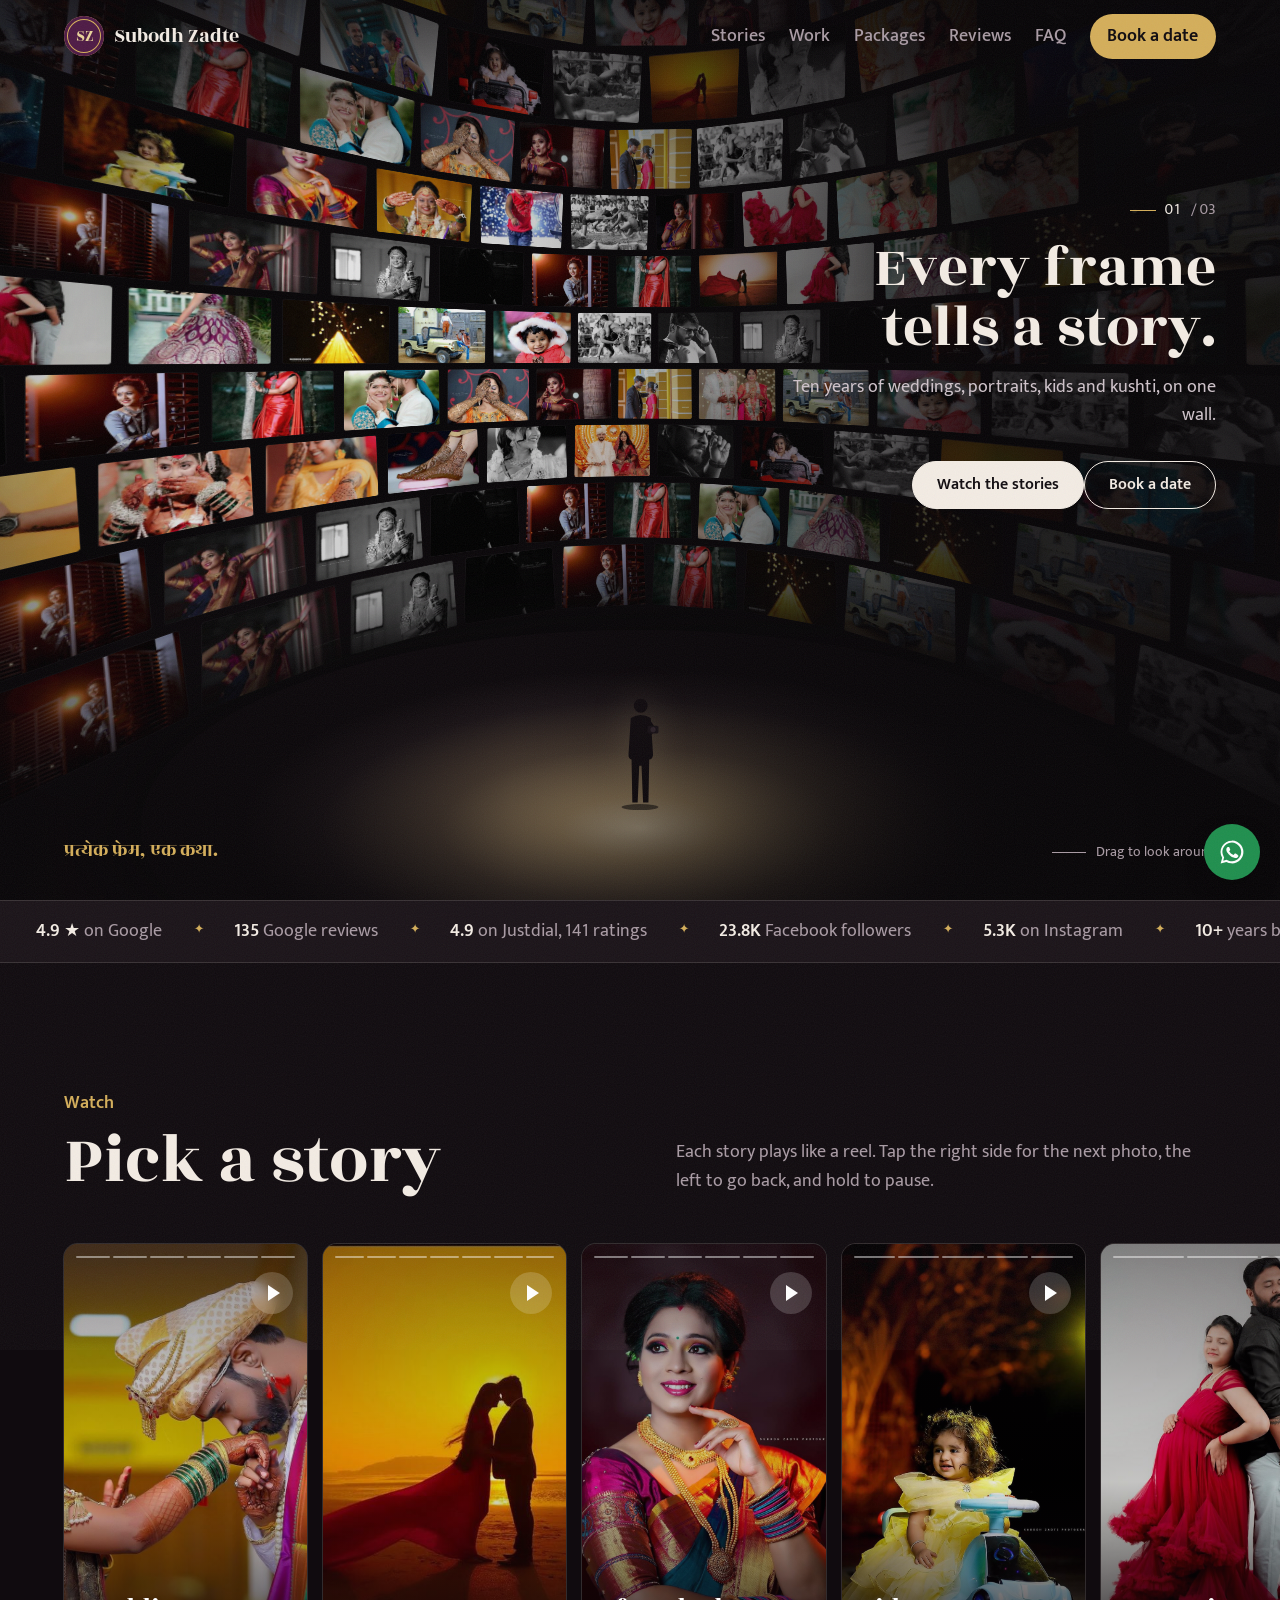
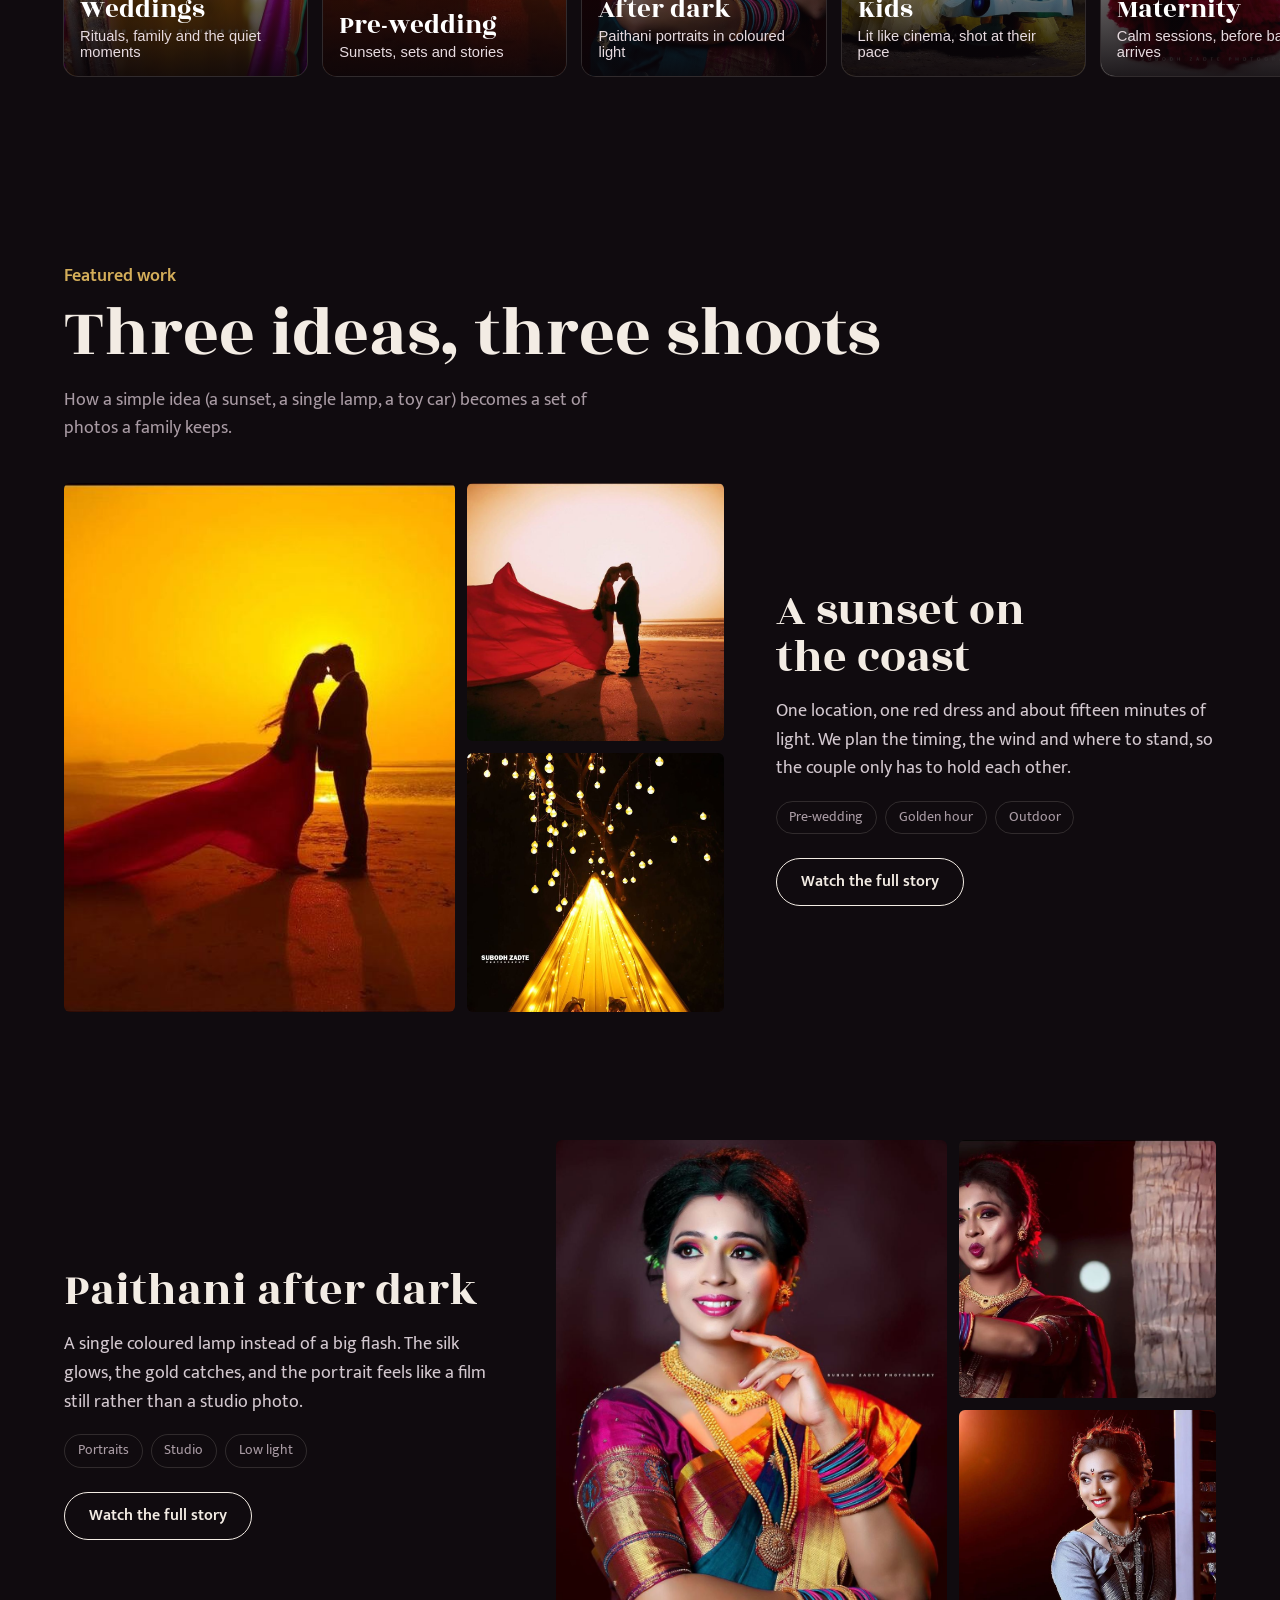
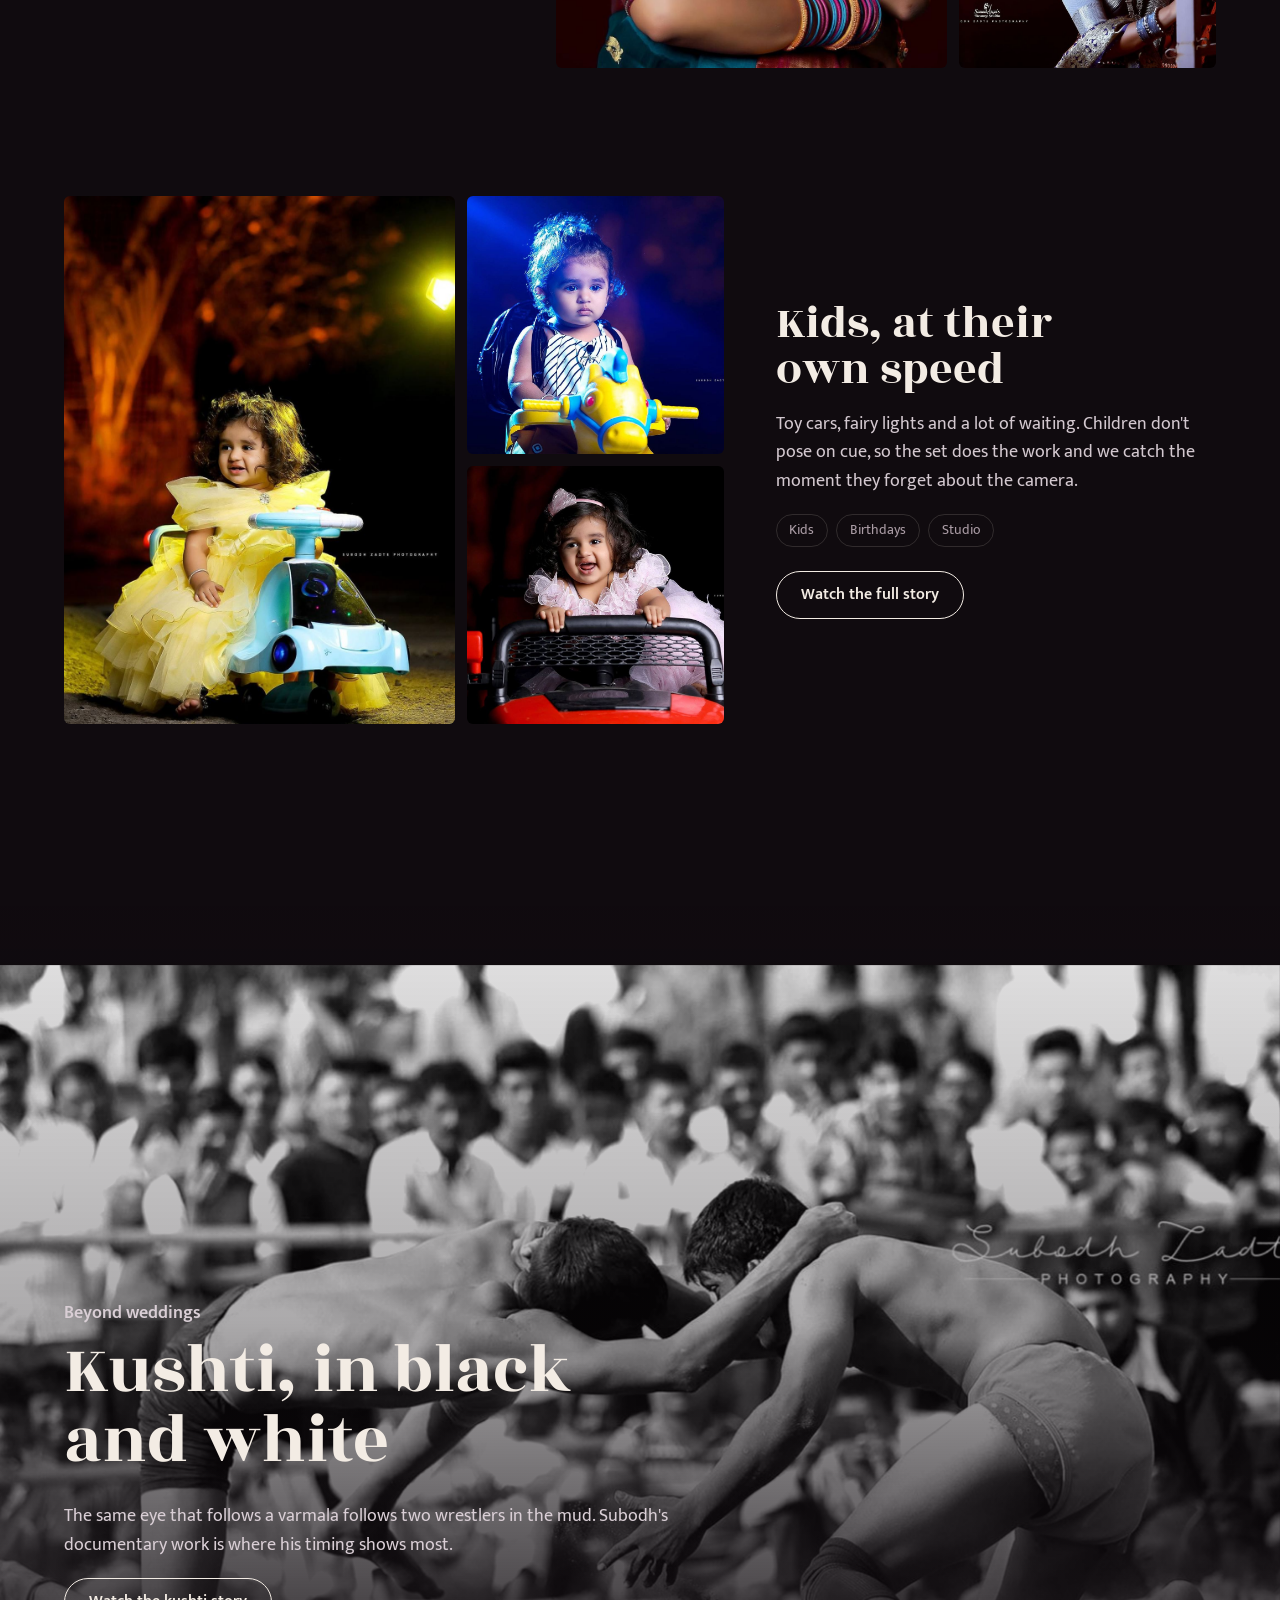
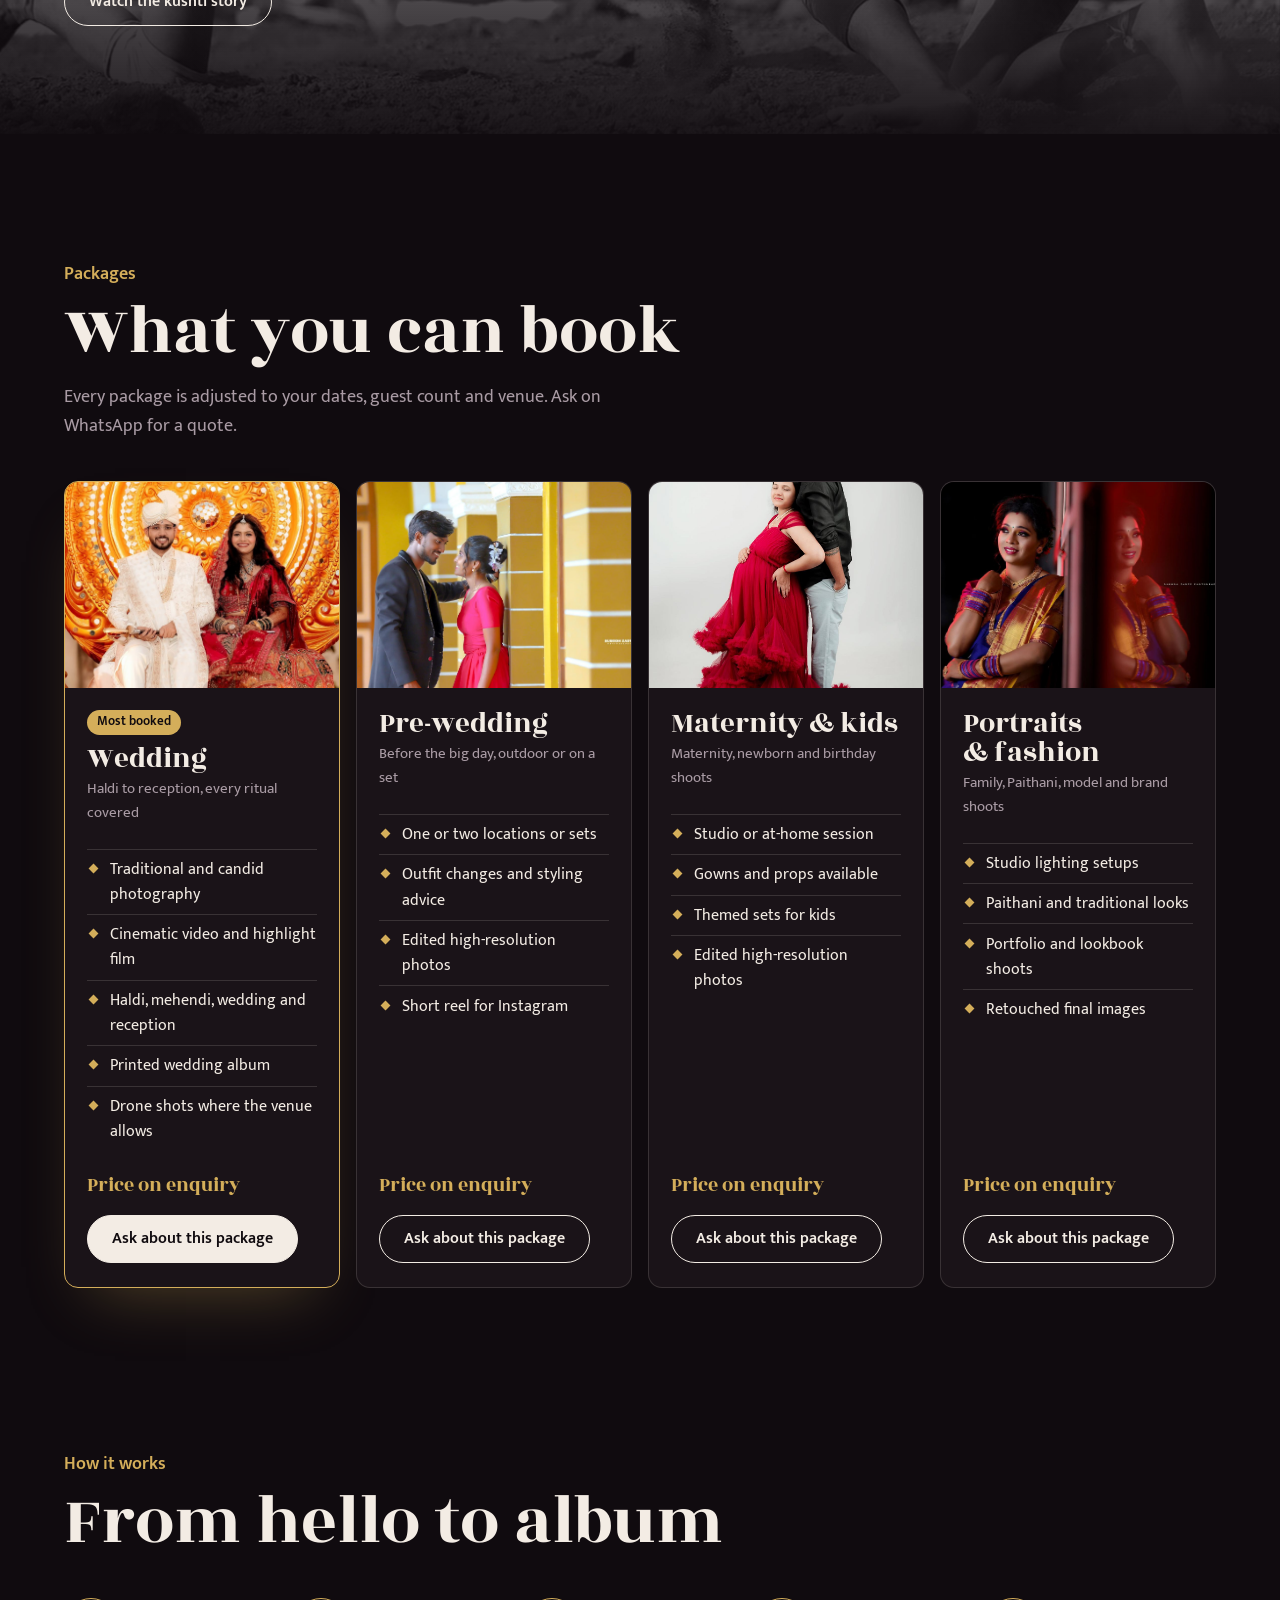
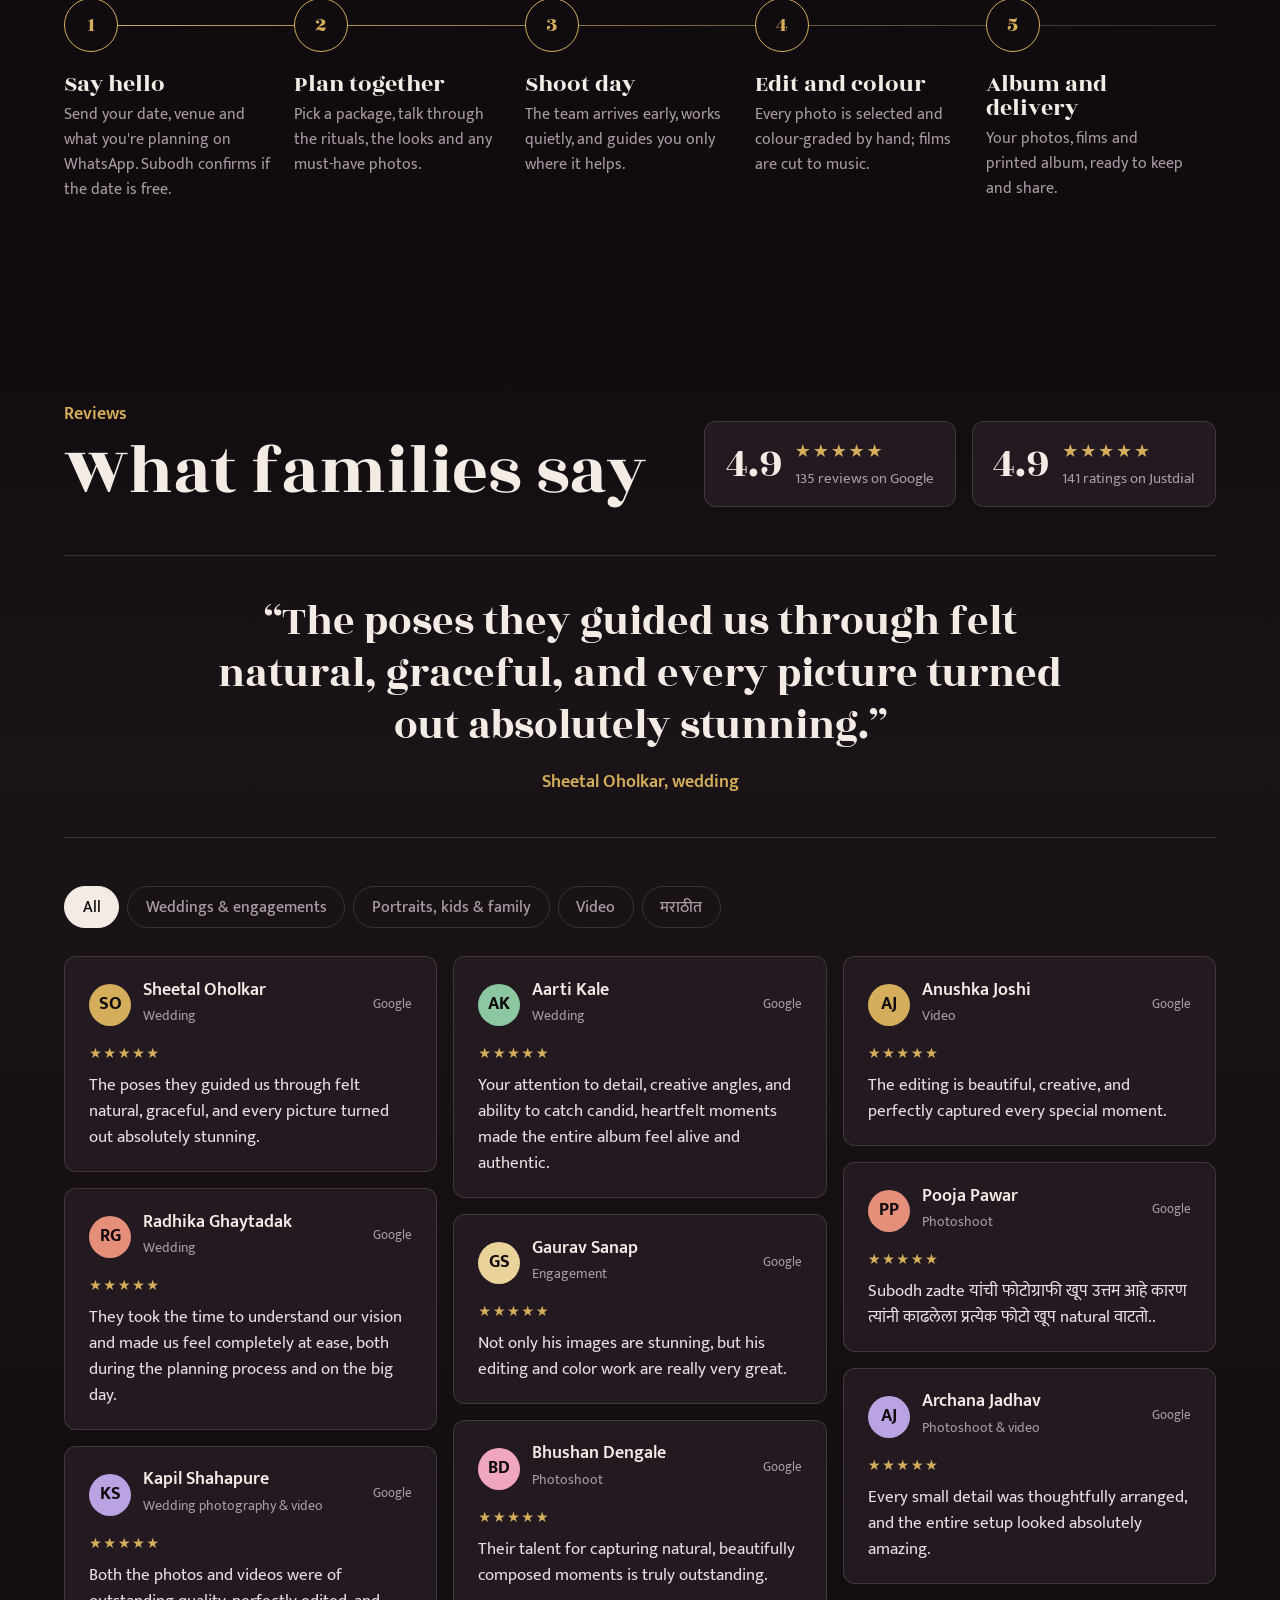
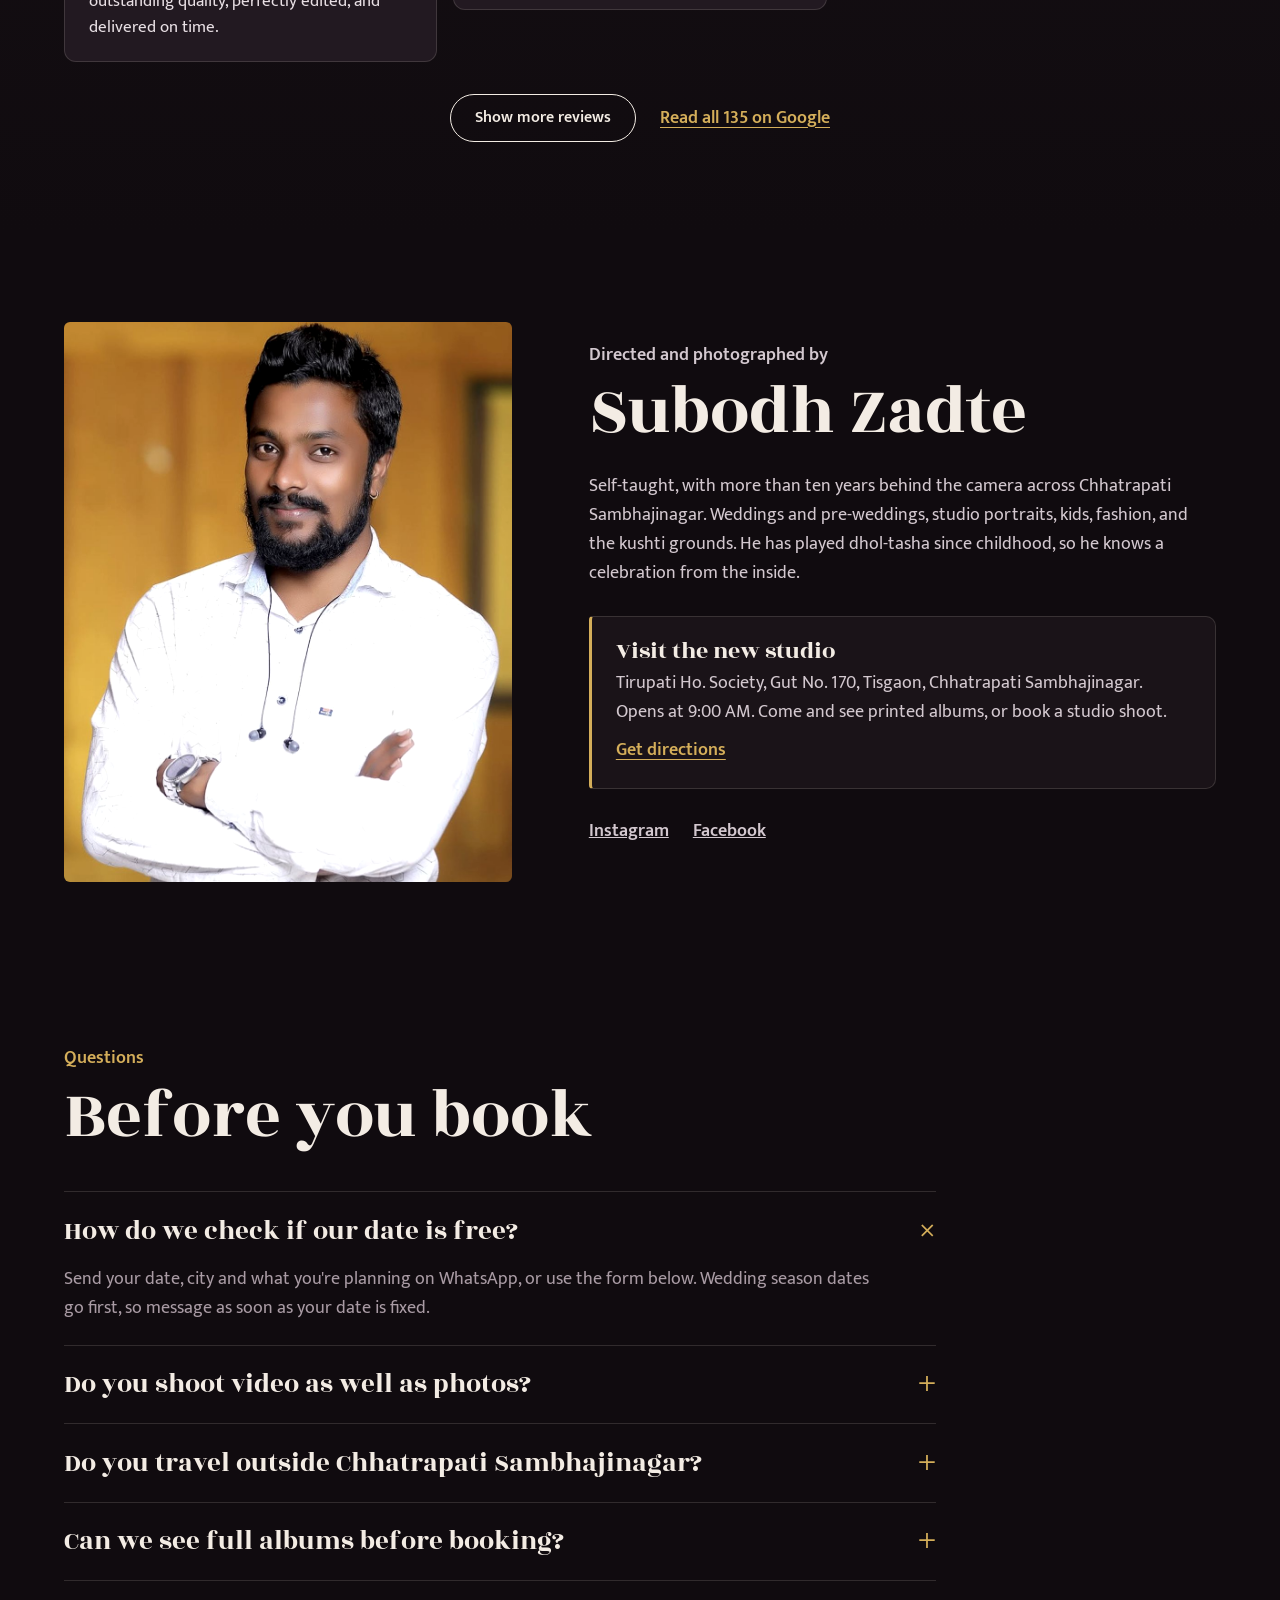
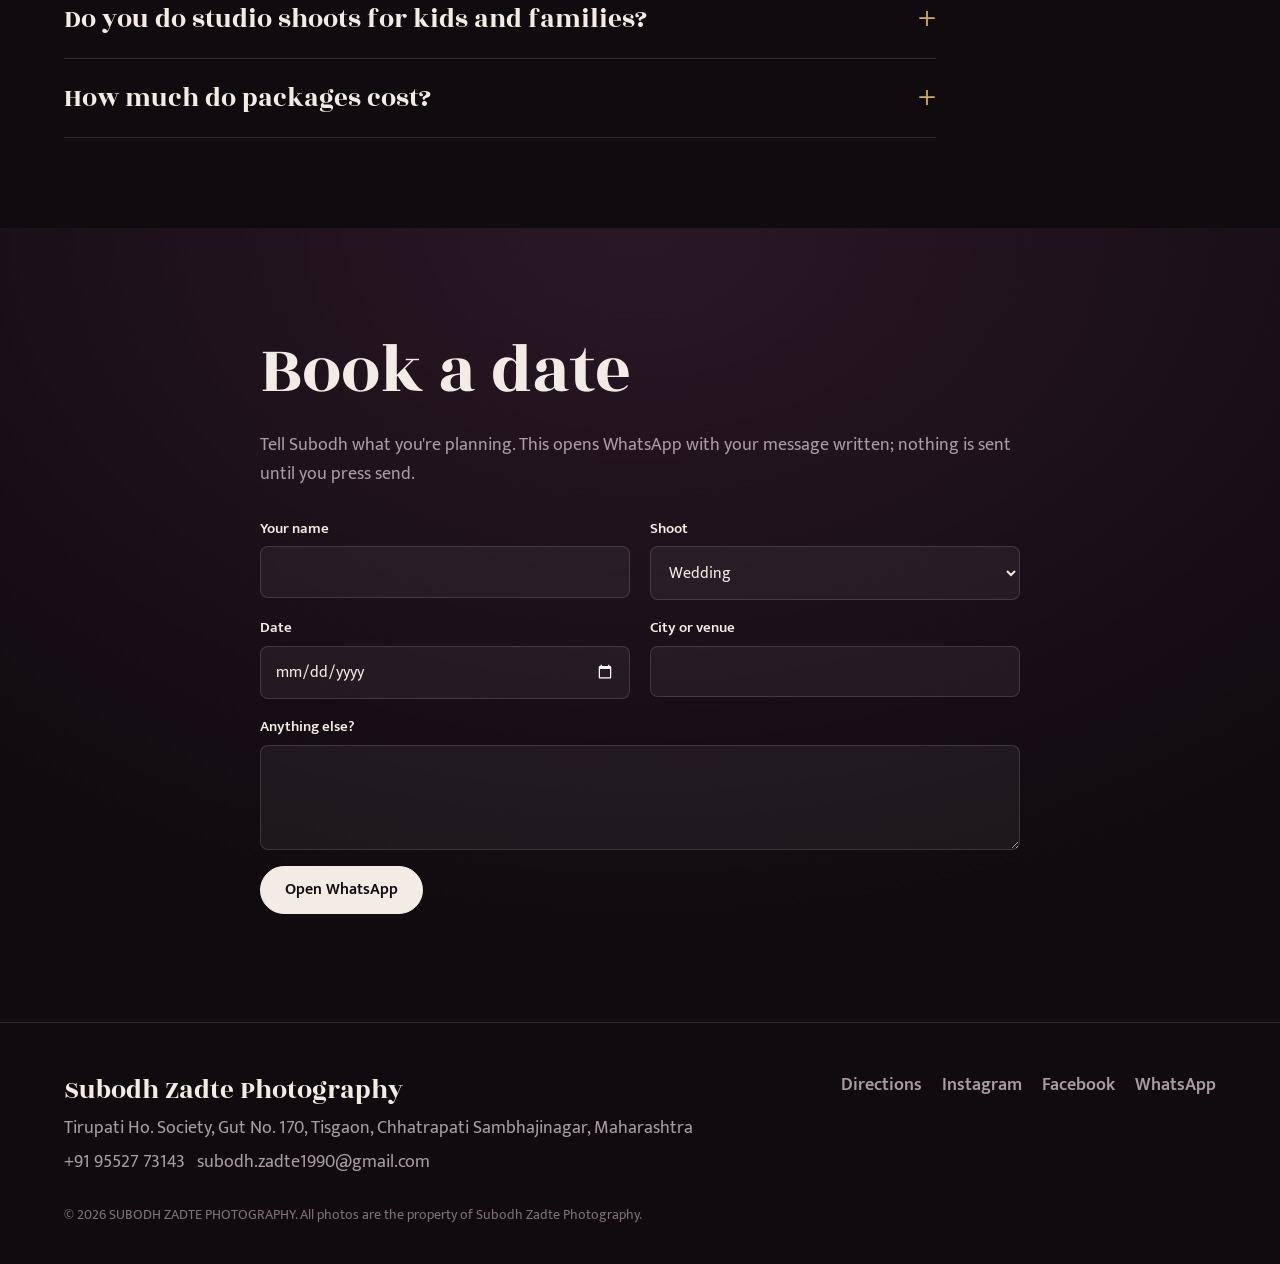
<file: index.html>
<!DOCTYPE html>
<html lang="en">
<head>
  <meta charset="utf-8">
  <meta name="viewport" content="width=device-width, initial-scale=1">
  <title>Subodh Zadte Photography | Cinematic Gallery</title>
  <meta name="description" content="Weddings, pre-weddings, portraits, maternity, kids and documentary photography by Subodh Zadte, Chhatrapati Sambhajinagar. Rated 4.9 on Google. Book your date on WhatsApp.">
  <meta name="theme-color" content="#100B0F">
  <meta property="og:title" content="Subodh Zadte Photography">
  <meta property="og:image" content="images/og-image.jpg">
  <link rel="icon" href="images/favicon.svg" type="image/svg+xml">
  <link rel="preconnect" href="https://fonts.googleapis.com">
  <link rel="preconnect" href="https://fonts.gstatic.com" crossorigin>
  <link href="https://fonts.googleapis.com/css2?family=Mukta:wght@400;500;600;700&family=Rozha+One&display=swap" rel="stylesheet">
  <link rel="stylesheet" href="css/gallery.css">
</head>
<body>
  <a class="skip" href="#stories">Skip to the stories</a>
  <div class="grain" aria-hidden="true"></div>

  <header class="top">
    <a class="brand" href="#top" aria-label="Subodh Zadte Photography, back to top"><span class="mark" aria-hidden="true">SZ</span><span>Subodh Zadte</span></a>
    <nav aria-label="Main">
      <a href="#stories">Stories</a>
      <a href="#work">Work</a>
      <a href="#packages">Packages</a>
      <a href="#reviews">Reviews</a>
      <a href="#faq">FAQ</a>
      <a class="cta" href="#book">Book a date</a>
    </nav>
  </header>

  <main id="top">
    <!-- 1. HERO: a room lined with photographs -->
    <section class="room" id="room" aria-label="A wall of Subodh Zadte's photographs">
      <div class="room-scene" id="roomScene">
        <div class="room-wall" id="roomWall"></div>
      </div>
      <div class="room-floor" aria-hidden="true"></div>
      <svg class="room-figure" viewBox="0 0 60 150" aria-hidden="true">
        <ellipse cx="30" cy="146" rx="24" ry="4" fill="#000" opacity=".55"/>
        <circle cx="31" cy="14" r="9" fill="#120c10"/>
        <path d="M18 30 Q31 22 44 30 L47 78 Q46 84 42 84 L41 140 L34 140 L32 92 L29 92 L27 140 L20 140 L19 84 Q15 83 15 78 Z" fill="#120c10"/>
        <path d="M44 34 L52 46 L44 52 Z" fill="#120c10"/>
        <rect x="40" y="40" width="14" height="10" rx="2" fill="#1d151b"/>
        <circle cx="47" cy="45" r="3.4" fill="#3a2c35"/>
      </svg>
      <div class="room-shade" aria-hidden="true"></div>

      <div class="room-copy">
        <p class="room-count"><span class="dash" aria-hidden="true"></span><span id="roomNo">01</span> / 03</p>
        <div class="room-lines" aria-live="polite">
          <div class="room-line on">
            <h1>Every frame tells a story.</h1>
            <p>Ten years of weddings, portraits, kids and kushti, on one wall.</p>
          </div>
          <div class="room-line">
            <p class="h">Lift a frame off the wall.</p>
            <p>Tap any photo to see it full size. Drag to turn the room.</p>
          </div>
          <div class="room-line">
            <p class="h">Your story goes up next.</p>
            <p>Check your date with Subodh on WhatsApp.</p>
          </div>
        </div>
        <div class="actions"><a class="btn" href="#stories">Watch the stories</a><a class="btn ghost" href="#book">Book a date</a></div>
      </div>
      <p class="room-mr" lang="mr">प्रत्येक फ्रेम, एक कथा.</p>
      <p class="room-hint" aria-hidden="true">Drag to look around</p>
    </section>

    <!-- 2. TICKER -->
    <div class="ticker" aria-label="Subodh Zadte Photography in numbers">
      <div class="ticker-track">
        <ul>
          <li><b>4.9 ★</b> on Google</li><li><b>135</b> Google reviews</li><li><b>4.9</b> on Justdial, 141 ratings</li>
          <li><b>23.8K</b> Facebook followers</li><li><b>5.3K</b> on Instagram</li><li><b>10+</b> years behind the camera</li>
        </ul>
        <ul aria-hidden="true">
          <li><b>4.9 ★</b> on Google</li><li><b>135</b> Google reviews</li><li><b>4.9</b> on Justdial, 141 ratings</li>
          <li><b>23.8K</b> Facebook followers</li><li><b>5.3K</b> on Instagram</li><li><b>10+</b> years behind the camera</li>
        </ul>
      </div>
    </div>

    <!-- 3. STORIES: tall reel cards -->
    <section class="stories" id="stories" aria-labelledby="storiesTitle">
      <div class="head">
        <div>
          <p class="kicker">Watch</p>
          <h2 id="storiesTitle">Pick a story</h2>
        </div>
        <p>Each story plays like a reel. Tap the right side for the next photo, the left to go back, and hold to pause.</p>
      </div>
      <div class="story-row" id="storyRow"></div>
    </section>

    <!-- 4. FEATURED WORK: editorial spreads -->
    <section class="work" id="work" aria-labelledby="workTitle">
      <div class="head">
        <div>
          <p class="kicker">Featured work</p>
          <h2 id="workTitle">Three ideas, three shoots</h2>
        </div>
        <p>How a simple idea (a sunset, a single lamp, a toy car) becomes a set of photos a family keeps.</p>
      </div>
      <div id="spreads"></div>
    </section>

    <!-- 5. SPOTLIGHT: documentary -->
    <section class="spot" aria-labelledby="spotTitle">
      <img class="spot-bg" src="images/g-kushti-1.jpg" alt="Wrestlers grappling in the mud at a kushti match, in black and white" loading="lazy">
      <div class="spot-copy">
        <p class="kicker">Beyond weddings</p>
        <h2 id="spotTitle">Kushti, in black and white</h2>
        <p>The same eye that follows a varmala follows two wrestlers in the mud. Subodh's documentary work is where his timing shows most.</p>
        <button class="btn ghost" data-open-story="kushti">Watch the kushti story</button>
      </div>
    </section>

    <!-- 6. PACKAGES -->
    <section class="packages" id="packages" aria-labelledby="pkTitle">
      <div class="head">
        <div>
          <p class="kicker">Packages</p>
          <h2 id="pkTitle">What you can book</h2>
        </div>
        <p>Every package is adjusted to your dates, guest count and venue. Ask on WhatsApp for a quote.</p>
      </div>
      <div class="pk-grid" id="pkGrid"></div>
    </section>

    <!-- 7. PROCESS -->
    <section class="process" aria-labelledby="processTitle">
      <div class="head">
        <div>
          <p class="kicker">How it works</p>
          <h2 id="processTitle">From hello to album</h2>
        </div>
      </div>
      <ol class="steps" id="steps"></ol>
    </section>

    <!-- 8. REVIEWS -->
    <section class="reviews" id="reviews" aria-labelledby="revTitle">
      <div class="rev-top">
        <div>
          <p class="kicker">Reviews</p>
          <h2 id="revTitle">What families say</h2>
        </div>
        <div class="scores">
          <a class="score" href="https://www.google.com/search?q=subodh+zadte+photography" target="_blank" rel="noopener"><b>4.9</b><span class="stars" aria-hidden="true">★★★★★</span><span>135 reviews on Google</span></a>
          <div class="score"><b>4.9</b><span class="stars" aria-hidden="true">★★★★★</span><span>141 ratings on Justdial</span></div>
        </div>
      </div>
      <figure class="feature-quote" aria-live="polite">
        <blockquote id="fqText"></blockquote>
        <figcaption id="fqWho"></figcaption>
      </figure>
      <div class="rev-filters" role="group" aria-label="Filter reviews">
        <button class="chip is-on" data-f="all" aria-pressed="true">All</button>
        <button class="chip" data-f="wedding" aria-pressed="false">Weddings &amp; engagements</button>
        <button class="chip" data-f="portrait" aria-pressed="false">Portraits, kids &amp; family</button>
        <button class="chip" data-f="video" aria-pressed="false">Video</button>
        <button class="chip" data-f="mr" aria-pressed="false">मराठीत</button>
      </div>
      <!-- Excerpts from public Google reviews of SUBODH ZADTE PHOTOGRAPHY, quoted word for word. -->
      <div class="rev-grid" id="revGrid"></div>
      <div class="rev-more">
        <button class="btn ghost" id="revMore">Show more reviews</button>
        <a class="link" href="https://www.google.com/search?q=subodh+zadte+photography" target="_blank" rel="noopener">Read all 135 on Google</a>
      </div>
    </section>

    <!-- 9. DIRECTOR + STUDIO -->
    <section class="director" aria-labelledby="dirTitle">
      <img src="images/about-subodh.jpg" alt="Portrait of Subodh Zadte" loading="lazy">
      <div>
        <p class="kicker">Directed and photographed by</p>
        <h2 id="dirTitle">Subodh Zadte</h2>
        <p>Self-taught, with more than ten years behind the camera across Chhatrapati Sambhajinagar. Weddings and pre-weddings, studio portraits, kids, fashion, and the kushti grounds. He has played dhol-tasha since childhood, so he knows a celebration from the inside.</p>
        <div class="studio">
          <h3>Visit the new studio</h3>
          <p>Tirupati Ho. Society, Gut No. 170, Tisgaon, Chhatrapati Sambhajinagar. Opens at 9:00 AM. Come and see printed albums, or book a studio shoot.</p>
          <a class="link" href="https://www.google.com/maps/search/?api=1&query=SUBODH+ZADTE+PHOTOGRAPHY+Tisgaon" target="_blank" rel="noopener">Get directions</a>
        </div>
        <p class="social">
          <a href="https://www.instagram.com/subodh_zadte_photography/" target="_blank" rel="noopener">Instagram</a>
          <a href="https://www.facebook.com/subodhzadte143" target="_blank" rel="noopener">Facebook</a>
        </p>
      </div>
    </section>

    <!-- 10. FAQ -->
    <section class="faq" id="faq" aria-labelledby="faqTitle">
      <div class="head"><div><p class="kicker">Questions</p><h2 id="faqTitle">Before you book</h2></div></div>
      <div class="faq-list" id="faqList"></div>
    </section>

    <!-- 11. BOOK -->
    <section class="book" id="book" aria-labelledby="bookTitle">
      <div class="book-in">
        <h2 id="bookTitle">Book a date</h2>
        <p>Tell Subodh what you're planning. This opens WhatsApp with your message written; nothing is sent until you press send.</p>
        <form id="bookForm" novalidate>
          <label><span>Your name</span><input id="bName" type="text" autocomplete="name" required></label>
          <label><span>Shoot</span>
            <select id="bShoot">
              <option>Wedding</option><option>Pre-wedding</option><option>Engagement</option><option>Portraits</option>
              <option>Maternity</option><option>Kids &amp; newborn</option><option>Mehendi &amp; haldi</option><option>Fashion</option><option>Something else</option>
            </select>
          </label>
          <label><span>Date</span><input id="bDate" type="date"></label>
          <label><span>City or venue</span><input id="bVenue" type="text"></label>
          <label class="full"><span>Anything else?</span><textarea id="bMsg" rows="3"></textarea></label>
          <p class="err" id="bErr" role="alert" hidden>Please add your name.</p>
          <button class="btn" type="submit">Open WhatsApp</button>
        </form>
      </div>
    </section>
  </main>

  <footer class="foot">
    <div>
      <p class="foot-brand">Subodh Zadte Photography</p>
      <p>Tirupati Ho. Society, Gut No. 170, Tisgaon, Chhatrapati Sambhajinagar, Maharashtra</p>
      <p><a href="tel:+919552773143">+91 95527 73143</a> &nbsp; <a href="mailto:subodh.zadte1990@gmail.com">subodh.zadte1990@gmail.com</a></p>
    </div>
    <nav aria-label="More">
      <a href="https://www.google.com/maps/search/?api=1&query=SUBODH+ZADTE+PHOTOGRAPHY+Tisgaon" target="_blank" rel="noopener">Directions</a>
      <a href="https://www.instagram.com/subodh_zadte_photography/" target="_blank" rel="noopener">Instagram</a>
      <a href="https://www.facebook.com/subodhzadte143" target="_blank" rel="noopener">Facebook</a>
      <a href="https://wa.me/919552773143" target="_blank" rel="noopener">WhatsApp</a>
    </nav>
    <p class="copy">&copy; <span id="year">2026</span> SUBODH ZADTE PHOTOGRAPHY. All photos are the property of Subodh Zadte Photography.</p>
  </footer>

  <a class="wa-float" href="https://wa.me/919552773143" target="_blank" rel="noopener" aria-label="Chat on WhatsApp">
    <svg viewBox="0 0 32 32" width="28" height="28" aria-hidden="true"><path fill="currentColor" d="M16 3a13 13 0 0 0-11.2 19.6L3 29l6.6-1.7A13 13 0 1 0 16 3zm0 23.7c-2 0-4-.6-5.7-1.6l-.4-.2-3.9 1 1-3.8-.3-.4A10.7 10.7 0 1 1 16 26.7zm5.9-8c-.3-.2-1.9-1-2.2-1-.3-.1-.5-.2-.7.2l-1 1.2c-.2.2-.4.3-.7.1a8.8 8.8 0 0 1-4.4-3.8c-.3-.6.3-.5 1-1.8.1-.2 0-.4 0-.5l-1-2.4c-.3-.6-.5-.5-.7-.5h-.6c-.2 0-.6.1-.9.4-.3.3-1.2 1.1-1.2 2.8s1.2 3.2 1.4 3.5c.2.2 2.4 3.7 5.8 5.2 2.2.9 3 1 4.1.8.7-.1 1.9-.8 2.2-1.5.3-.7.3-1.4.2-1.5l-.6-.3z"/></svg>
  </a>

  <!-- Story viewer -->
  <dialog class="viewer" id="viewer" aria-label="Story">
    <div class="v-stage" id="vStage">
      <img class="v-blur" id="vBlur" alt="" aria-hidden="true">
      <img class="v-img" id="vImg" alt="">
      <button class="v-zone v-prev" id="vPrev" aria-label="Previous photo"></button>
      <button class="v-zone v-next" id="vNext" aria-label="Next photo"></button>
      <p class="v-caption" id="vCaption"></p>
    </div>
    <div class="v-end" id="vEnd" hidden>
      <p>Like this?</p>
      <a class="btn" id="vBook" href="#book">Book this shoot</a>
      <button class="btn ghost" id="vReplay">Watch again</button>
      <button class="btn ghost" id="vNextStory">Next story</button>
    </div>
    <div class="v-chrome">
      <div class="v-bars" id="vBars"></div>
      <div class="v-head"><span class="v-dot" id="vDot"></span><b id="vTitle"></b><button class="v-close" id="vClose" aria-label="Close story">&times;</button></div>
    </div>
  </dialog>

  <!-- Single photo viewer -->
  <dialog class="frame-view" id="frameView" aria-label="Photo">
    <img id="frameImg" alt="">
    <button class="v-close" id="frameClose" aria-label="Close photo">&times;</button>
  </dialog>

  <script src="js/gallery.js"></script>
</body>
</html>
</file>
<file: css/gallery.css>
/* SUBODH ZADTE PHOTOGRAPHY: Cinematic gallery
   VOICE: confident, editorial, a little theatrical.
   IDEA: a cinema. Letterboxed opening titles with a timecode, reels you tap through,
         editorial spreads, and reviews laid out like press notices.
   COLOUR: plum-black screen, warm paper text; zari gold and kumkum red only as small marks.
   TYPE: Rozha One for titles, Mukta for text. */
:root {
  --black: #100B0F; --panel: #1A1318; --panel-2: #221921; --ink: #F3ECE4; --muted: #A99BA4; --line: rgba(243, 236, 228, .14);
  --gold: #D4AE5A; --red: #C8323F; --paithani: #4E1A45;
  --display: "Rozha One", Georgia, serif;
  --body: "Mukta", system-ui, -apple-system, "Segoe UI", sans-serif;
  --ease: cubic-bezier(.2, .7, .2, 1);
  --pad: max(5vw, 16px);
}
*, *::before, *::after { box-sizing: border-box; min-width: 0; }
html { scroll-behavior: smooth; overflow-x: clip; background: var(--black); color-scheme: dark; scroll-padding-top: 70px; }
body { margin: 0; background: var(--black); color: var(--ink); font: 18px/1.6 var(--body); -webkit-font-smoothing: antialiased; }
img { display: block; max-width: 100%; }
a { color: inherit; }
h1, h2, h3 { font-family: var(--display); font-weight: 400; line-height: 1; margin: 0 0 .35em; text-wrap: balance; }
h2 { font-size: clamp(2.5rem, 5.5vw, 4.6rem); }
p { margin: 0 0 1em; }
:focus-visible { outline: 2px solid var(--gold); outline-offset: 3px; }
.skip { position: absolute; left: -999px; top: 0; z-index: 100; background: var(--gold); color: #000; padding: .6rem 1rem; }
.skip:focus { left: 1rem; }
.kicker { color: var(--gold); font-weight: 600; margin-bottom: .5rem; }
.stars { color: var(--gold); letter-spacing: .1em; }
.link { color: var(--gold); font-weight: 600; text-underline-offset: 4px; }

.btn {
  display: inline-flex; align-items: center; justify-content: center; min-height: 48px; padding: 0 1.5rem;
  border-radius: 999px; border: 1.5px solid var(--ink); background: var(--ink); color: var(--black);
  font: 600 1rem/1 var(--body); text-decoration: none; cursor: pointer; transition: background-color .2s, color .2s, border-color .2s;
}
.btn:hover { background: var(--gold); border-color: var(--gold); color: var(--black); }
.btn.ghost { background: transparent; color: var(--ink); }
.btn.ghost:hover { background: var(--ink); color: var(--black); }
.chip {
  min-height: 42px; padding: 0 1.1rem; border-radius: 999px; border: 1px solid var(--line); background: transparent;
  color: var(--muted); font: 500 .98rem var(--body); cursor: pointer;
}
.chip:hover { color: var(--ink); border-color: var(--muted); }
.chip.is-on { background: var(--ink); color: var(--black); border-color: var(--ink); }

.grain {
  position: fixed; inset: -50%; z-index: 90; pointer-events: none; opacity: .06;
  background-image: url("data:image/svg+xml,%3Csvg xmlns='http://www.w3.org/2000/svg' width='160' height='160'%3E%3Cfilter id='n'%3E%3CfeTurbulence type='fractalNoise' baseFrequency='.9' numOctaves='2' stitchTiles='stitch'/%3E%3C/filter%3E%3Crect width='100%25' height='100%25' filter='url(%23n)'/%3E%3C/svg%3E");
}
@media (prefers-reduced-motion: no-preference) {
  .grain { animation: grain .9s steps(4) infinite; }
  @keyframes grain { 25% { transform: translate(-3%, 2%); } 50% { transform: translate(2%, -3%); } 75% { transform: translate(-2%, -1%); } }
}

/* Header */
.top { position: fixed; inset: 0 0 auto; z-index: 50; display: flex; align-items: center; justify-content: space-between; gap: 1rem; padding: 14px var(--pad); transition: background-color .3s; }
.top.solid { background: rgba(16, 11, 15, .9); backdrop-filter: blur(12px); }
.brand { display: flex; align-items: center; gap: .6rem; text-decoration: none; font: 1.25rem var(--display); }
.mark { display: grid; place-items: center; width: 40px; height: 40px; border-radius: 50%; background: var(--paithani); color: #E9D39A; font-size: 1rem; box-shadow: inset 0 0 0 3px var(--paithani), inset 0 0 0 4px var(--gold); }
.top nav { display: flex; align-items: center; gap: 1.5rem; }
.top nav a { text-decoration: none; font-weight: 500; color: var(--muted); }
.top nav a:hover { color: var(--ink); }
.top nav .cta { color: var(--black); background: var(--gold); padding: .5rem 1.1rem; border-radius: 999px; font-weight: 600; }
.top nav .cta:hover { background: var(--ink); color: var(--black); }

/* Section heads */
.head { padding: 0 var(--pad); display: flex; justify-content: space-between; align-items: end; flex-wrap: wrap; gap: 1rem 3rem; margin-bottom: 2.5rem; }
.head h2 { margin: 0; }
.head > p { color: var(--muted); max-width: 30em; margin: 0; }

/* 1. Hero: a dome of photographs around the viewer, spotlight on the floor */
.room { position: relative; height: 100svh; min-height: 600px; overflow: hidden; background: radial-gradient(120% 80% at 50% 100%, #1a1217 0%, #070507 60%); user-select: none; }
.room-scene { position: absolute; inset: 0; perspective: var(--persp, 800px); perspective-origin: 50% 40%; cursor: grab; touch-action: pan-y; }
.room-scene.drag { cursor: grabbing; }
.room-wall { position: absolute; left: 50%; top: 40%; width: 0; height: 0; transform-style: preserve-3d; }
.tile {
  position: absolute; left: calc(var(--tw) / -2); top: calc(var(--th) / -2); width: var(--tw); height: var(--th);
  padding: 0; border: 0; border-radius: 3px; overflow: hidden; background: #1A1318; cursor: pointer;
  backface-visibility: hidden; box-shadow: 0 0 0 1px rgba(255,255,255,.04); transition: transform .45s var(--ease);
}
.tile img { width: 100%; height: 100%; object-fit: cover; pointer-events: none; filter: brightness(var(--lit, .9)); transition: filter .3s; }
.tile:hover img, .tile:focus-visible img { filter: brightness(1.15); }
.tile:hover { --lift: 70px; z-index: 2; box-shadow: 0 20px 40px rgba(0,0,0,.6), 0 0 0 2px var(--gold); }
.tile.off { visibility: hidden; }
.room-floor {
  position: absolute; left: 50%; bottom: -14vh; width: min(1100px, 78vw); height: 44vh; transform: translateX(-50%); pointer-events: none; border-radius: 50%;
  background: radial-gradient(50% 50% at 50% 50%, #E6D3AE 0%, #A88E66 16%, #4E3F33 40%, #1A1316 64%, #0C080B 80%);
  box-shadow: 0 -10px 60px 30px rgba(7, 5, 7, .9);
}
.room-figure { position: absolute; left: 50%; bottom: 10vh; width: clamp(34px, 3.6vw, 52px); transform: translateX(-50%); pointer-events: none; filter: drop-shadow(0 0 18px rgba(255, 230, 180, .25)); }
.room-shade { position: absolute; inset: 0; pointer-events: none; background:
  radial-gradient(70% 60% at 50% 45%, transparent 55%, rgba(7, 5, 7, .7) 100%),
  linear-gradient(90deg, rgba(7,5,7,0) 40%, rgba(7,5,7,.88) 78%),
  linear-gradient(180deg, rgba(7,5,7,.55) 0%, transparent 18%); }
.room-copy { position: absolute; z-index: 3; right: var(--pad); top: 22vh; width: min(460px, 86vw); text-align: right; }
.room-count { display: flex; justify-content: flex-end; align-items: center; gap: .6rem; color: var(--muted); font-size: .95rem; font-variant-numeric: tabular-nums; margin-bottom: 1rem; }
.room-count .dash { width: 26px; height: 1px; background: var(--gold); }
.room-count span#roomNo { color: var(--ink); }
.room-lines { display: grid; }
.room-line { grid-area: 1 / 1; opacity: 0; transform: translateY(10px); transition: opacity .7s ease, transform .7s var(--ease); pointer-events: none; }
.room-line.on { opacity: 1; transform: none; pointer-events: auto; }
.room-line h1, .room-line .h { font: clamp(2.4rem, 4.6vw, 4.2rem)/1.02 var(--display); margin: 0 0 .9rem; color: var(--ink); text-wrap: balance; }
.room-line p:not(.h) { color: #CFC3CA; font-size: 1.1rem; margin: 0; }
.room-copy .actions { justify-content: flex-end; margin-top: 2rem; }
.room-mr { position: absolute; z-index: 3; left: var(--pad); bottom: 4vh; margin: 0; font: 1.2rem var(--display); color: var(--gold); }
.room-hint { position: absolute; z-index: 3; right: var(--pad); bottom: 4vh; margin: 0; font-size: .9rem; color: var(--muted); display: flex; align-items: center; gap: .6rem; }
.room-hint::before { content: ""; width: 34px; height: 1px; background: var(--muted); }
@media (prefers-reduced-motion: no-preference) {
  .room-scene { animation: roomIn 2.2s var(--ease) both; }
  @keyframes roomIn { from { opacity: 0; } }
}

/* 2. Ticker */
.ticker { overflow: hidden; border-block: 1px solid var(--line); background: var(--panel); }
.ticker-track { display: flex; width: max-content; }
.ticker ul { display: flex; list-style: none; margin: 0; padding: 1rem 0; }
.ticker li { white-space: nowrap; padding: 0 2.25rem; color: var(--muted); position: relative; }
.ticker li::after { content: "✦"; position: absolute; right: -.4rem; color: var(--gold); font-size: .8rem; top: .2rem; }
.ticker b { color: var(--ink); font-weight: 600; }
@media (prefers-reduced-motion: no-preference) {
  .ticker-track { animation: tick 38s linear infinite; }
  .ticker:hover .ticker-track { animation-play-state: paused; }
  @keyframes tick { to { transform: translateX(-50%); } }
}

/* 3. Stories: tall reel cards */
.stories { padding: 14vh 0 10vh; }
.story-row { display: flex; gap: 16px; overflow-x: auto; padding: .5rem var(--pad) 1.5rem; scroll-snap-type: x mandatory; scroll-padding-inline: var(--pad); scrollbar-width: thin; scrollbar-color: #3a2c35 transparent; }
.story {
  position: relative; flex: none; width: clamp(200px, 19vw, 260px); aspect-ratio: 9 / 16; scroll-snap-align: start;
  border: 0; padding: 0; border-radius: 14px; overflow: hidden; background: var(--panel); color: #fff; cursor: pointer; text-align: left;
  box-shadow: 0 0 0 1px var(--line);
}
.story img { position: absolute; inset: 0; width: 100%; height: 100%; object-fit: cover; transition: transform .8s var(--ease); }
.story::after { content: ""; position: absolute; inset: 0; background: linear-gradient(0deg, rgba(10,5,9,.9) 0%, rgba(10,5,9,.1) 45%, rgba(10,5,9,.45) 100%); }
.story:hover img { transform: scale(1.06); }
.story .dashes { position: absolute; z-index: 1; top: 12px; left: 12px; right: 12px; display: flex; gap: 3px; }
.story .dashes i { flex: 1; height: 2px; border-radius: 2px; background: rgba(255,255,255,.45); }
.story .s-text { position: absolute; z-index: 1; left: 16px; right: 16px; bottom: 16px; }
.story .s-title { display: block; font: 1.7rem/1.05 var(--display); }
.story .s-line { display: block; font-size: .92rem; color: #E6DADF; margin-top: .3rem; }
.story .s-play { position: absolute; z-index: 1; top: 28px; right: 14px; width: 42px; height: 42px; border-radius: 50%; background: rgba(255,255,255,.18); backdrop-filter: blur(6px); display: grid; place-items: center; }
.story .s-play::before { content: ""; margin-left: 3px; border-left: 12px solid #fff; border-block: 8px solid transparent; }
.story.seen .s-play { background: rgba(212, 174, 90, .85); }

/* 4. Featured spreads */
.work { padding: 8vh 0 6vh; }
.spread { display: grid; grid-template-columns: minmax(0, 1.5fr) minmax(0, 1fr); gap: clamp(1.5rem, 4vw, 4rem); padding: 0 var(--pad); margin-bottom: clamp(5rem, 10vw, 8rem); align-items: center; }
.spread.alt { grid-template-columns: minmax(0, 1fr) minmax(0, 1.5fr); }
.spread.alt .sp-photos { order: 2; }
.sp-photos { display: grid; grid-template-columns: repeat(5, minmax(0, 1fr)); grid-template-rows: repeat(6, minmax(0, 1fr)); gap: 12px; aspect-ratio: 5 / 4; }
.sp-photos button { padding: 0; border: 0; background: var(--panel); border-radius: 6px; overflow: hidden; cursor: zoom-in; }
.sp-photos img { width: 100%; height: 100%; object-fit: cover; transition: transform .8s var(--ease); }
.sp-photos button:hover img { transform: scale(1.04); }
.sp-photos .a { grid-column: 1 / 4; grid-row: 1 / 7; }
.sp-photos .b { grid-column: 4 / 6; grid-row: 1 / 4; }
.sp-photos .c { grid-column: 4 / 6; grid-row: 4 / 7; }
.sp-copy h3 { font-size: clamp(2rem, 3.6vw, 3rem); }
.sp-copy p { color: #D3C8CF; }
.sp-meta { display: flex; flex-wrap: wrap; gap: .5rem; margin: 1rem 0 1.5rem; }
.sp-meta span { font-size: .9rem; color: var(--muted); border: 1px solid var(--line); border-radius: 999px; padding: .25rem .8rem; }

/* 5. Spotlight */
.spot { position: relative; min-height: 92vh; display: grid; align-items: end; overflow: hidden; }
.spot-bg { position: absolute; inset: 0; width: 100%; height: 115%; object-fit: cover; filter: grayscale(1) contrast(1.1); will-change: transform; }
.spot::after { content: ""; position: absolute; inset: 0; background: linear-gradient(0deg, rgba(16,11,15,.95) 0%, rgba(16,11,15,.35) 50%, rgba(16,11,15,.1) 100%); }
.spot-copy { position: relative; z-index: 1; padding: 0 var(--pad) 12vh; max-width: 760px; }
.spot-copy p { color: #D9CED5; font-size: 1.15rem; }

/* 6. Packages */
.packages { padding: 14vh 0 8vh; }
.pk-grid { display: grid; grid-template-columns: repeat(4, minmax(0, 1fr)); gap: 16px; padding: 0 var(--pad); }
.pk { display: flex; flex-direction: column; background: var(--panel); border: 1px solid var(--line); border-radius: 14px; overflow: hidden; }
.pk img { width: 100%; aspect-ratio: 4 / 3; object-fit: cover; }
.pk-body { display: flex; flex-direction: column; flex: 1; padding: 1.4rem 1.4rem 1.5rem; }
.pk h3 { font-size: 1.8rem; margin-bottom: .2rem; }
.pk .for { color: var(--muted); font-size: .95rem; }
.pk ul { list-style: none; margin: .5rem 0 1.25rem; padding: 0; flex: 1; }
.pk li { padding: .45rem 0 .45rem 1.4rem; border-top: 1px solid var(--line); position: relative; font-size: .98rem; }
.pk li::before { content: ""; position: absolute; left: .15rem; top: .95rem; width: 7px; height: 7px; background: var(--gold); transform: rotate(45deg); }
.pk .price { font: 1.25rem var(--display); color: var(--gold); margin-bottom: 1rem; }
.pk .btn { align-self: flex-start; }
.pk.main { border-color: var(--gold); box-shadow: 0 30px 60px -30px rgba(212, 174, 90, .35); }
.pk .tag { align-self: flex-start; font-size: .8rem; font-weight: 600; color: var(--black); background: var(--gold); padding: .15rem .6rem; border-radius: 999px; margin-bottom: .6rem; }

/* 7. Process */
.process { padding: 10vh 0; }
.steps { list-style: none; counter-reset: s; margin: 0; padding: 0 var(--pad); display: grid; grid-template-columns: repeat(5, minmax(0, 1fr)); position: relative; }
.steps::before { content: ""; position: absolute; left: var(--pad); right: var(--pad); top: 27px; height: 1px; background: linear-gradient(90deg, var(--gold), var(--line)); }
.steps li { counter-increment: s; position: relative; padding-right: 1.5rem; }
.steps li::before {
  content: counter(s); display: grid; place-items: center; width: 54px; height: 54px; border-radius: 50%;
  background: var(--black); border: 1px solid var(--gold); color: var(--gold); font: 1.4rem var(--display); margin-bottom: 1.25rem; position: relative;
}
.steps h3 { font-size: 1.5rem; margin-bottom: .4rem; }
.steps p { color: var(--muted); font-size: .98rem; margin: 0; }

/* 8. Reviews */
.reviews { padding: 12vh var(--pad) 10vh; background: linear-gradient(180deg, var(--black), var(--panel) 30%, var(--black)); }
.rev-top { display: flex; justify-content: space-between; align-items: end; flex-wrap: wrap; gap: 2rem; margin-bottom: 3rem; }
.rev-top h2 { margin: 0; }
.scores { display: flex; gap: 1rem; flex-wrap: wrap; }
.score { display: grid; grid-template-columns: auto auto; column-gap: .8rem; align-items: center; padding: 1rem 1.3rem; border: 1px solid var(--line); border-radius: 12px; text-decoration: none; background: var(--panel-2); }
.score b { grid-row: span 2; font: 2.6rem/1 var(--display); color: var(--ink); }
.score span:last-child { color: var(--muted); font-size: .92rem; }
a.score:hover { border-color: var(--gold); }
.feature-quote { margin: 0 0 3rem; padding: 2.5rem 0; border-block: 1px solid var(--line); text-align: center; min-height: 15rem; display: grid; place-content: center; }
.feature-quote blockquote { margin: 0 auto 1rem; max-width: 880px; font: clamp(1.6rem, 3.4vw, 2.6rem)/1.25 var(--display); transition: opacity .4s; }
.feature-quote figcaption { color: var(--gold); font-weight: 600; transition: opacity .4s; }
.feature-quote.fade blockquote, .feature-quote.fade figcaption { opacity: 0; }
.rev-filters { display: flex; flex-wrap: wrap; gap: .5rem; margin-bottom: 1.75rem; }
.rev-grid { columns: 3 300px; column-gap: 16px; }
.rev { break-inside: avoid; margin: 0 0 16px; padding: 1.4rem 1.5rem 1.3rem; background: var(--panel-2); border: 1px solid var(--line); border-radius: 12px; }
.rev[hidden] { display: none; }
.rev .r-head { display: flex; align-items: center; gap: .75rem; margin-bottom: .8rem; }
.rev .av { flex: none; width: 42px; height: 42px; border-radius: 50%; display: grid; place-items: center; font-weight: 700; color: var(--black); }
.rev .who b { display: block; font-weight: 600; line-height: 1.2; }
.rev .who span { font-size: .85rem; color: var(--muted); }
.rev .g { margin-left: auto; font-size: .8rem; color: var(--muted); }
.rev .stars { font-size: .9rem; margin-bottom: .4rem; display: block; }
.rev blockquote { margin: 0; font-size: 1.05rem; line-height: 1.55; color: #E8DFE4; }
.rev-more { display: flex; align-items: center; justify-content: center; gap: 1.5rem; flex-wrap: wrap; margin-top: 2rem; }
.rev-more .btn[hidden] { display: none; }

/* 9. Director */
.director { display: grid; grid-template-columns: minmax(0, 5fr) minmax(0, 7fr); gap: clamp(2rem, 6vw, 6rem); align-items: center; padding: 10vh var(--pad); }
.director img { width: 100%; aspect-ratio: 4 / 5; object-fit: cover; object-position: center 20%; border-radius: 6px; filter: grayscale(.15) contrast(1.05); }
.director p { color: #D3C8CF; max-width: 34em; }
.studio { margin: 1.75rem 0; padding: 1.4rem 1.5rem; border: 1px solid var(--line); border-left: 3px solid var(--gold); border-radius: 4px 10px 10px 4px; background: var(--panel); }
.studio h3 { font-size: 1.5rem; margin-bottom: .4rem; }
.studio p { margin-bottom: .6rem; }
.social { display: flex; gap: 1.5rem; font-weight: 600; }

/* 10. FAQ */
.faq { padding: 8vh 0 10vh; }
.faq-list { padding: 0 var(--pad); max-width: 1000px; }
.faq details { border-top: 1px solid var(--line); }
.faq details:last-child { border-bottom: 1px solid var(--line); }
.faq summary { list-style: none; cursor: pointer; display: flex; justify-content: space-between; gap: 1.5rem; padding: 1.4rem 0; font: clamp(1.3rem, 2.2vw, 1.7rem)/1.2 var(--display); }
.faq summary::-webkit-details-marker { display: none; }
.faq summary::after { content: "+"; flex: none; font: 300 2rem/1 var(--body); color: var(--gold); transition: transform .3s var(--ease); }
.faq details[open] summary::after { transform: rotate(45deg); }
.faq details p { color: var(--muted); max-width: 46em; margin: -.3rem 0 1.4rem; }

/* 11. Book */
.book { padding: 12vh var(--pad); background: radial-gradient(80% 90% at 50% 0%, #2A1726, var(--black)); }
.book-in { max-width: 760px; margin: 0 auto; }
.book-in > p { color: var(--muted); }
#bookForm { display: grid; grid-template-columns: 1fr 1fr; gap: 1rem 1.25rem; margin-top: 1.75rem; }
#bookForm label { display: flex; flex-direction: column; gap: .35rem; font-weight: 600; font-size: .95rem; }
#bookForm .full { grid-column: 1 / -1; }
#bookForm input, #bookForm select, #bookForm textarea { min-height: 50px; padding: .7rem .9rem; border-radius: 8px; border: 1px solid var(--line); background: rgba(255,255,255,.05); color: var(--ink); font: 16px var(--body); }
#bookForm input:focus, #bookForm select:focus, #bookForm textarea:focus { outline: none; border-color: var(--gold); }
#bookForm .btn, .err { grid-column: 1 / -1; justify-self: start; }
.err { color: #FF9A9A; font-weight: 600; margin: 0; }

/* Footer */
.foot { display: flex; flex-wrap: wrap; justify-content: space-between; gap: 1.5rem 3rem; padding: 3rem var(--pad) 2rem; border-top: 1px solid var(--line); color: var(--muted); }
.foot-brand { font: 1.7rem var(--display); color: var(--ink); margin-bottom: .4rem; }
.foot p { margin: 0 0 .3rem; }
.foot nav { display: flex; flex-wrap: wrap; gap: 1.25rem; font-weight: 600; }
.foot a { text-decoration: none; }
.foot a:hover { color: var(--gold); }
.copy { flex-basis: 100%; font-size: .85rem; opacity: .7; }
.wa-float { position: fixed; right: 1.25rem; bottom: 1.25rem; z-index: 60; display: grid; place-items: center; width: 56px; height: 56px; background: #1F8F4E; color: #fff; border-radius: 50%; box-shadow: 0 10px 25px -8px rgba(0,0,0,.5); }

/* Story viewer: photo (1), tap zones + caption (2), end card (3), bars + close button (4, always on top) */
.viewer, .frame-view { width: 100vw; height: 100svh; max-width: none; max-height: none; margin: 0; padding: 0; border: 0; background: #000; color: var(--ink); overflow: hidden; }
.viewer::backdrop, .frame-view::backdrop { background: #000; }
.v-stage { position: absolute; inset: 0; z-index: 1; display: grid; place-items: center; overflow: hidden; }
.v-blur { position: absolute; inset: -40px; width: calc(100% + 80px); height: calc(100% + 80px); max-width: none; object-fit: cover; filter: blur(40px) brightness(.45); }
.v-img { position: relative; max-width: 100%; max-height: 100%; width: auto; height: 100%; object-fit: contain; }
@media (prefers-reduced-motion: no-preference) { .v-img.in { animation: vin .6s var(--ease); } @keyframes vin { from { opacity: .3; transform: scale(1.03); } } }
.v-zone { position: absolute; top: 0; bottom: 0; z-index: 2; background: none; border: 0; cursor: pointer; }
.v-prev { left: 0; width: 35%; } .v-next { right: 0; width: 65%; }
.v-caption { position: absolute; z-index: 2; left: 0; right: 0; bottom: 0; margin: 0; padding: 4rem 1.25rem 1.5rem; text-align: center; background: linear-gradient(0deg, rgba(0,0,0,.7), transparent); color: #EFE6EA; pointer-events: none; }
.v-end { position: absolute; inset: 0; z-index: 3; display: grid; place-content: center; justify-items: center; gap: .9rem; background: rgba(0,0,0,.75); text-align: center; }
.v-end[hidden] { display: none; }
.v-end p { font: 2.6rem var(--display); margin: 0 0 .5rem; }
.v-chrome { position: absolute; z-index: 4; top: 0; left: 0; right: 0; padding: 12px 14px 0; background: linear-gradient(180deg, rgba(0,0,0,.55), transparent); }
.v-bars { display: flex; gap: 4px; }
.v-bars span { flex: 1; height: 3px; border-radius: 2px; background: rgba(255,255,255,.28); overflow: hidden; }
.v-bars i { display: block; height: 100%; width: 0; background: #fff; }
.v-head { display: flex; align-items: center; gap: .6rem; padding: 10px 0 14px; }
.v-dot { width: 34px; height: 34px; border-radius: 50%; background: var(--gold) center / cover; border: 2px solid #fff; }
.v-close { margin-left: auto; width: 48px; height: 48px; border: 0; border-radius: 50%; background: rgba(255,255,255,.16); color: #fff; font-size: 2rem; line-height: 1; cursor: pointer; }
.v-close:hover { background: rgba(255,255,255,.3); }
.frame-view { display: none; place-items: center; }
.frame-view[open] { display: grid; }
.frame-view img { max-width: 100%; max-height: 100%; object-fit: contain; }
.frame-view .v-close { position: absolute; top: 14px; right: 14px; z-index: 2; }
.frame-view.peek { background: rgba(7, 5, 7, .88); }
.frame-view.peek img { max-width: 88vw; max-height: 84vh; border-radius: 6px; box-shadow: 0 40px 90px rgba(0,0,0,.7), 0 0 0 1px rgba(212,174,90,.35); }
.frame-timer { display: none; position: absolute; left: 0; top: 0; height: 3px; width: 100%; background: var(--gold); transform-origin: left; }
.frame-view.peek .frame-timer { display: block; animation: peekTime 3s linear both; }
@keyframes peekTime { from { transform: scaleX(1); } to { transform: scaleX(0); } }
@media (prefers-reduced-motion: no-preference) {
  .frame-view.peek[open] img { animation: peekIn .45s var(--ease) both; }
  @keyframes peekIn { from { opacity: 0; transform: scale(.82); } }
}

/* Narrow screens */
@media (max-width: 1100px) {
  .pk-grid { grid-template-columns: repeat(2, minmax(0, 1fr)); }
  .steps { grid-template-columns: minmax(0, 1fr); gap: 1.75rem; }
  .steps::before { left: calc(var(--pad) + 27px); right: auto; top: 0; bottom: 0; width: 1px; height: auto; background: linear-gradient(180deg, var(--gold), var(--line)); }
  .steps li { display: grid; grid-template-columns: 54px minmax(0, 1fr); column-gap: 1.25rem; padding: 0; }
  .steps li::before { grid-row: span 2; margin: 0; }
}
@media (max-width: 860px) {
  .top nav a:not(.cta) { display: none; }
  .room-copy { left: var(--pad); right: var(--pad); width: auto; top: auto; bottom: 9vh; text-align: left; }
  .room-count, .room-copy .actions { justify-content: flex-start; }
  .room-shade { background: radial-gradient(80% 60% at 50% 35%, transparent 45%, rgba(7,5,7,.75) 100%), linear-gradient(0deg, rgba(7,5,7,.92) 0%, rgba(7,5,7,.55) 38%, transparent 62%), linear-gradient(180deg, rgba(7,5,7,.55) 0%, transparent 16%); }
  .room-copy .btn.ghost, .room-hint, .room-mr { display: none; }
  .room-figure { bottom: 44vh; }
  .room-floor { width: 160vw; height: 24vh; bottom: 35vh; }
  .spread, .spread.alt { grid-template-columns: minmax(0, 1fr); }
  .spread.alt .sp-photos { order: 0; }
  .director { grid-template-columns: minmax(0, 1fr); }
  .director img { max-width: 380px; }
  #bookForm { grid-template-columns: 1fr; }
  .story { width: 62vw; }
}
@media (max-width: 600px) {
  .pk-grid { grid-template-columns: minmax(0, 1fr); }
  .sp-photos { aspect-ratio: 4 / 5; }
  .sp-photos .a { grid-column: 1 / 6; grid-row: 1 / 5; }
  .sp-photos .b { grid-column: 1 / 3; grid-row: 5 / 7; }
  .sp-photos .c { grid-column: 3 / 6; grid-row: 5 / 7; }
  .ticker li { padding: 0 1.5rem; }
}
@media (prefers-reduced-motion: reduce) {
  html { scroll-behavior: auto; }
  *, *::before, *::after { animation: none !important; transition: none !important; }
}
</file>
